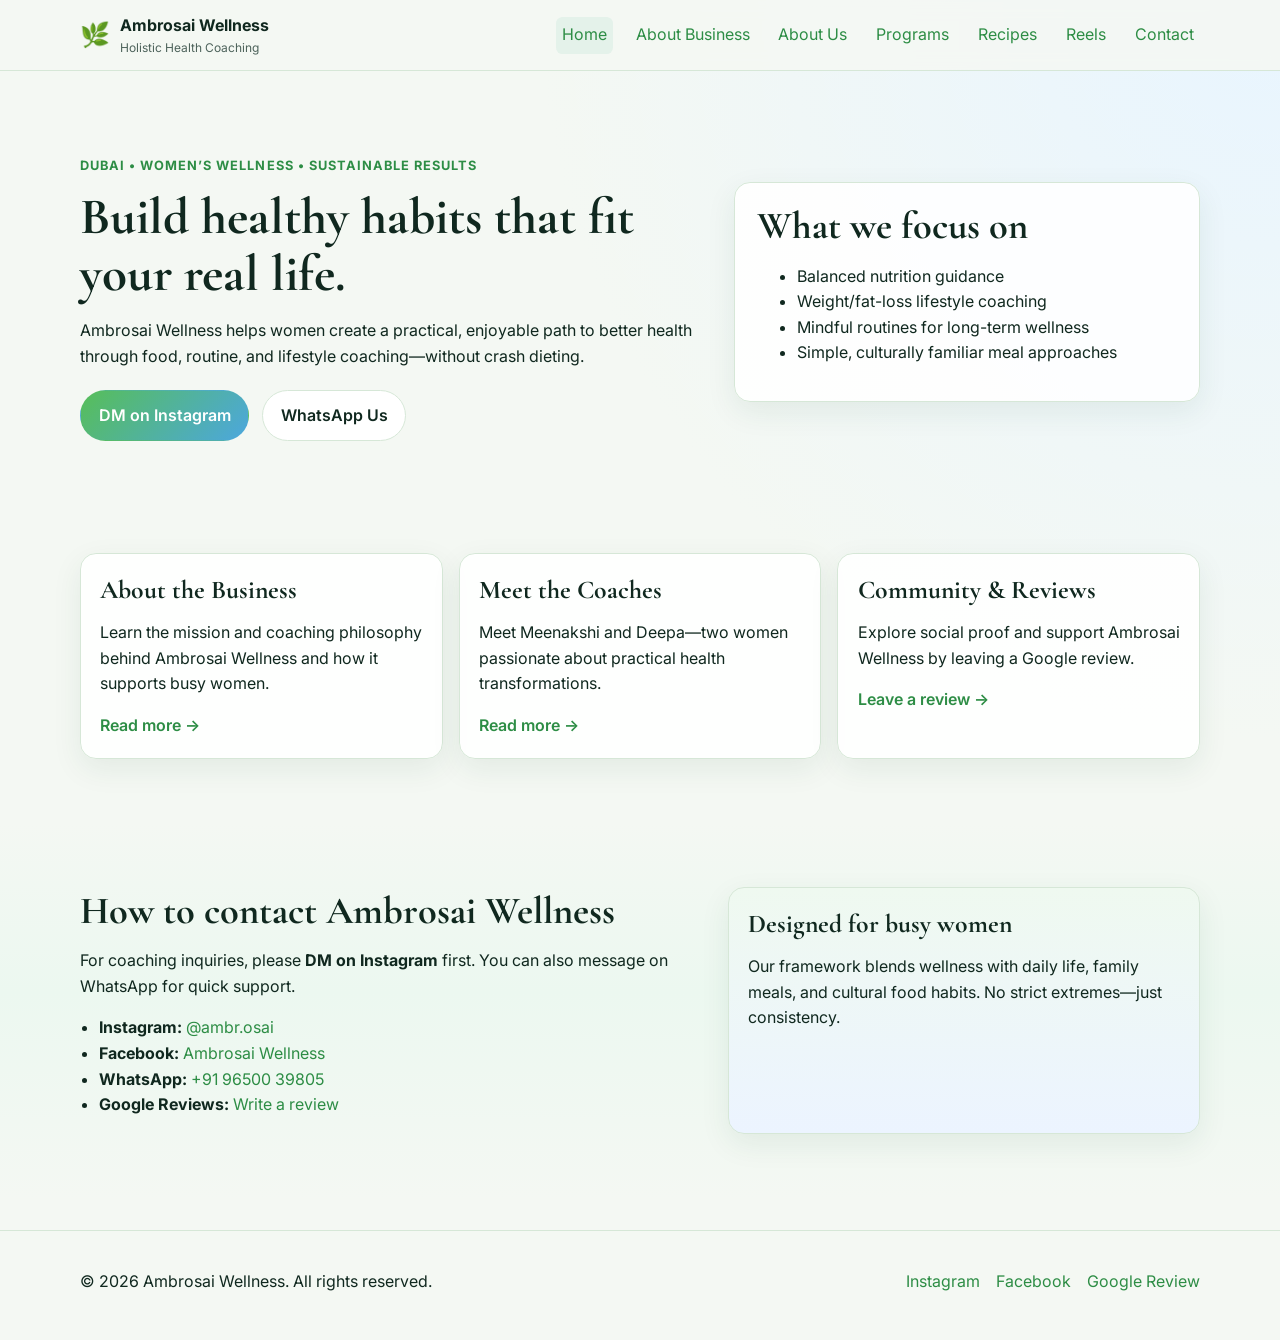
<file: index.html>
<!doctype html>
<html lang="en">
  <head>
    <meta charset="UTF-8" />
    <meta name="viewport" content="width=device-width, initial-scale=1.0" />
    <meta
      name="description"
      content="Ambrosai Wellness — Holistic health consulting for sustainable food, lifestyle, and wellness habits in Dubai."
    />
    <title>Ambrosai Wellness | Holistic Health Coaching</title>
    <link rel="preconnect" href="https://fonts.googleapis.com" />
    <link rel="preconnect" href="https://fonts.gstatic.com" crossorigin />
    <link
      href="https://fonts.googleapis.com/css2?family=Cormorant+Garamond:wght@500;700&family=Inter:wght@400;500;600;700&display=swap"
      rel="stylesheet"
    />
    <link rel="stylesheet" href="styles.css" />
  </head>
  <body>
    <a class="skip-link" href="#main-content">Skip to content</a>
    <header class="site-header">
      <div class="container nav-wrap">
        <a class="brand" href="index.html" aria-label="Ambrosai Wellness home">
          <span class="brand-mark" aria-hidden="true">🌿</span>
          <span>
            <strong>Ambrosai Wellness</strong>
            <small>Holistic Health Coaching</small>
          </span>
        </a>
        <button class="menu-toggle" aria-expanded="false" aria-controls="site-nav">Menu</button>
        <nav id="site-nav" class="site-nav" aria-label="Main navigation">
          <a href="index.html" class="active">Home</a>
          <a href="about-business.html">About Business</a>
          <a href="about-us.html">About Us</a>
          <a href="programs.html">Programs</a>
          <a href="recipes.html">Recipes</a>
          <a href="reels.html">Reels</a>
          <a href="contact.html">Contact</a>
        </nav>
      </div>
    </header>

    <main id="main-content">
      <section class="hero">
        <div class="container hero-grid">
          <div class="hero-copy fade-in-up">
            <p class="eyebrow">Dubai • Women’s Wellness • Sustainable Results</p>
            <h1>Build healthy habits that fit your real life.</h1>
            <p>
              Ambrosai Wellness helps women create a practical, enjoyable path to better health through
              food, routine, and lifestyle coaching—without crash dieting.
            </p>
            <div class="hero-cta">
              <a class="btn btn-primary" href="https://www.instagram.com/ambr.osai/" target="_blank" rel="noopener">DM on Instagram</a>
              <a class="btn btn-secondary" href="https://wa.me/919650039805" target="_blank" rel="noopener">WhatsApp Us</a>
            </div>
          </div>
          <div class="hero-card glass fade-in-up delay-1">
            <h2>What we focus on</h2>
            <ul>
              <li>Balanced nutrition guidance</li>
              <li>Weight/fat-loss lifestyle coaching</li>
              <li>Mindful routines for long-term wellness</li>
              <li>Simple, culturally familiar meal approaches</li>
            </ul>
          </div>
        </div>
      </section>

      <section class="section">
        <div class="container cards-grid">
          <article class="card fade-in-up">
            <h3>About the Business</h3>
            <p>
              Learn the mission and coaching philosophy behind Ambrosai Wellness and how it supports busy women.
            </p>
            <a href="about-business.html" class="text-link">Read more →</a>
          </article>
          <article class="card fade-in-up delay-1">
            <h3>Meet the Coaches</h3>
            <p>
              Meet Meenakshi and Deepa—two women passionate about practical health transformations.
            </p>
            <a href="about-us.html" class="text-link">Read more →</a>
          </article>
          <article class="card fade-in-up delay-2">
            <h3>Community & Reviews</h3>
            <p>
              Explore social proof and support Ambrosai Wellness by leaving a Google review.
            </p>
            <a href="https://g.page/r/CXLt6_DURc7iEBM/review" target="_blank" rel="noopener" class="text-link">Leave a review →</a>
          </article>
        </div>
      </section>

      <section class="section accent-band">
        <div class="container two-col">
          <div>
            <h2>How to contact Ambrosai Wellness</h2>
            <p>
              For coaching inquiries, please <strong>DM on Instagram</strong> first. You can also message on
              WhatsApp for quick support.
            </p>
            <ul class="contact-list">
              <li><strong>Instagram:</strong> <a href="https://www.instagram.com/ambr.osai/" target="_blank" rel="noopener">@ambr.osai</a></li>
              <li><strong>Facebook:</strong> <a href="https://www.facebook.com/people/Ambrosai-Wellness/61583283944833/" target="_blank" rel="noopener">Ambrosai Wellness</a></li>
              <li><strong>WhatsApp:</strong> <a href="https://wa.me/919650039805" target="_blank" rel="noopener">+91 96500 39805</a></li>
              <li><strong>Google Reviews:</strong> <a href="https://g.page/r/CXLt6_DURc7iEBM/review" target="_blank" rel="noopener">Write a review</a></li>
            </ul>
          </div>
          <aside class="highlight-box">
            <h3>Designed for busy women</h3>
            <p>
              Our framework blends wellness with daily life, family meals, and cultural food habits.
              No strict extremes—just consistency.
            </p>
          </aside>
        </div>
      </section>
    </main>

    <footer class="site-footer">
      <div class="container footer-grid">
        <p>© <span id="year"></span> Ambrosai Wellness. All rights reserved.</p>
        <p class="footer-links">
          <a href="https://www.instagram.com/ambr.osai/" target="_blank" rel="noopener">Instagram</a>
          <a href="https://www.facebook.com/people/Ambrosai-Wellness/61583283944833/" target="_blank" rel="noopener">Facebook</a>
          <a href="https://g.page/r/CXLt6_DURc7iEBM/review" target="_blank" rel="noopener">Google Review</a>
        </p>
      </div>
    </footer>
    <script src="script.js" defer></script>
  </body>
</html>
</file>
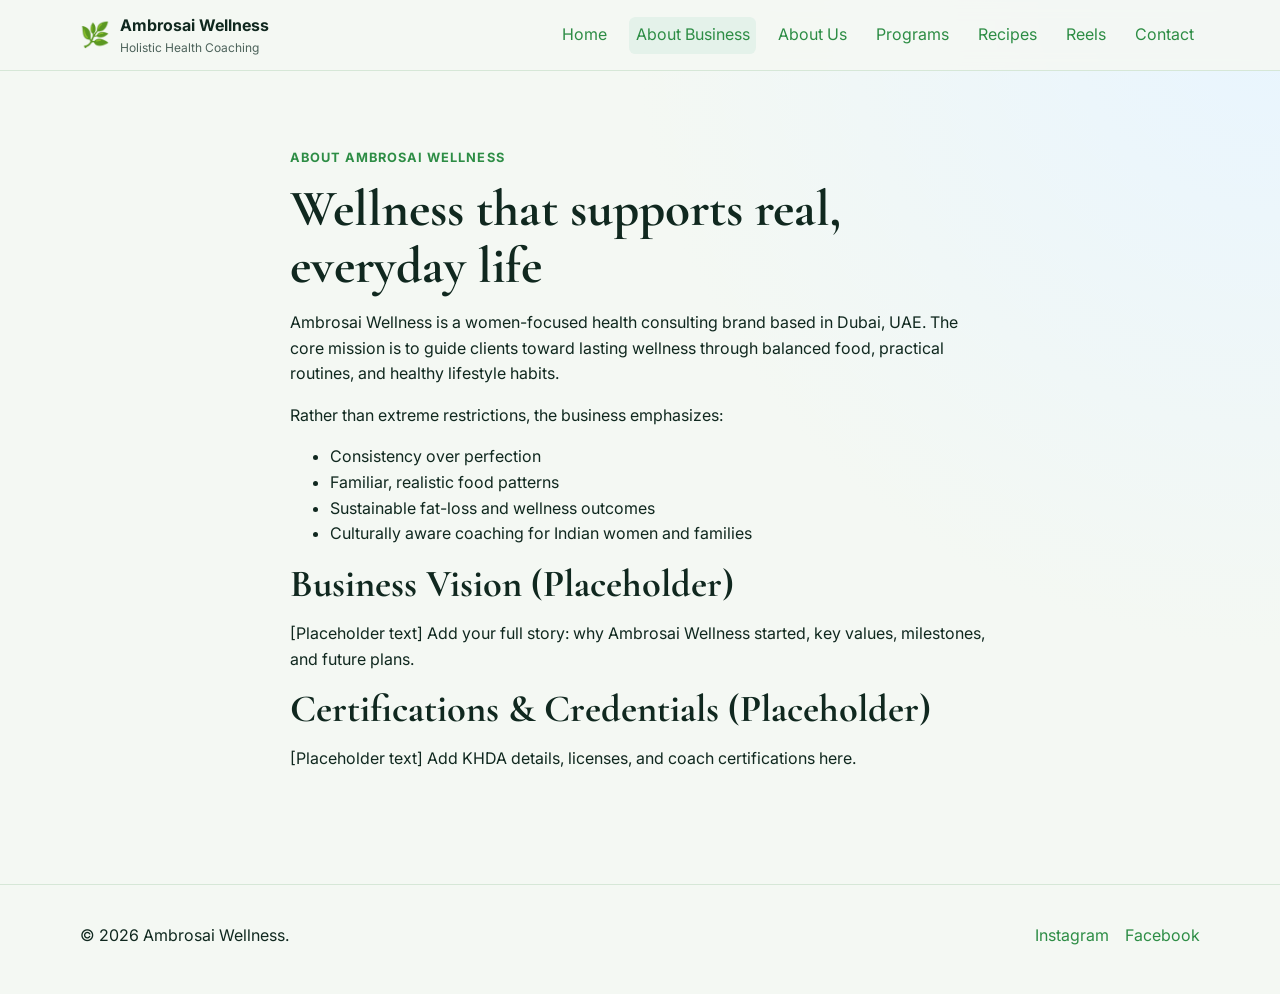
<file: about-business.html>
<!doctype html>
<html lang="en">
  <head>
    <meta charset="UTF-8" />
    <meta name="viewport" content="width=device-width, initial-scale=1.0" />
    <title>About the Business | Ambrosai Wellness</title>
    <link rel="preconnect" href="https://fonts.googleapis.com" />
    <link rel="preconnect" href="https://fonts.gstatic.com" crossorigin />
    <link href="https://fonts.googleapis.com/css2?family=Cormorant+Garamond:wght@500;700&family=Inter:wght@400;500;600;700&display=swap" rel="stylesheet" />
    <link rel="stylesheet" href="styles.css" />
  </head>
  <body>
    <header class="site-header"><div class="container nav-wrap"><a class="brand" href="index.html"><span class="brand-mark">🌿</span><span><strong>Ambrosai Wellness</strong><small>Holistic Health Coaching</small></span></a><button class="menu-toggle" aria-expanded="false" aria-controls="site-nav">Menu</button><nav id="site-nav" class="site-nav"><a href="index.html">Home</a><a class="active" href="about-business.html">About Business</a><a href="about-us.html">About Us</a><a href="programs.html">Programs</a><a href="recipes.html">Recipes</a><a href="reels.html">Reels</a><a href="contact.html">Contact</a></nav></div></header>
    <main class="section"><div class="container prose fade-in-up"><p class="eyebrow">About Ambrosai Wellness</p><h1>Wellness that supports real, everyday life</h1><p>Ambrosai Wellness is a women-focused health consulting brand based in Dubai, UAE. The core mission is to guide clients toward lasting wellness through balanced food, practical routines, and healthy lifestyle habits.</p><p>Rather than extreme restrictions, the business emphasizes:</p><ul><li>Consistency over perfection</li><li>Familiar, realistic food patterns</li><li>Sustainable fat-loss and wellness outcomes</li><li>Culturally aware coaching for Indian women and families</li></ul><h2>Business Vision (Placeholder)</h2><p>[Placeholder text] Add your full story: why Ambrosai Wellness started, key values, milestones, and future plans.</p><h2>Certifications & Credentials (Placeholder)</h2><p>[Placeholder text] Add KHDA details, licenses, and coach certifications here.</p></div></main>
    <footer class="site-footer"><div class="container footer-grid"><p>© <span id="year"></span> Ambrosai Wellness.</p><p class="footer-links"><a href="https://www.instagram.com/ambr.osai/" target="_blank" rel="noopener">Instagram</a><a href="https://www.facebook.com/people/Ambrosai-Wellness/61583283944833/" target="_blank" rel="noopener">Facebook</a></p></div></footer>
    <script src="script.js" defer></script>
  </body>
</html>
</file>
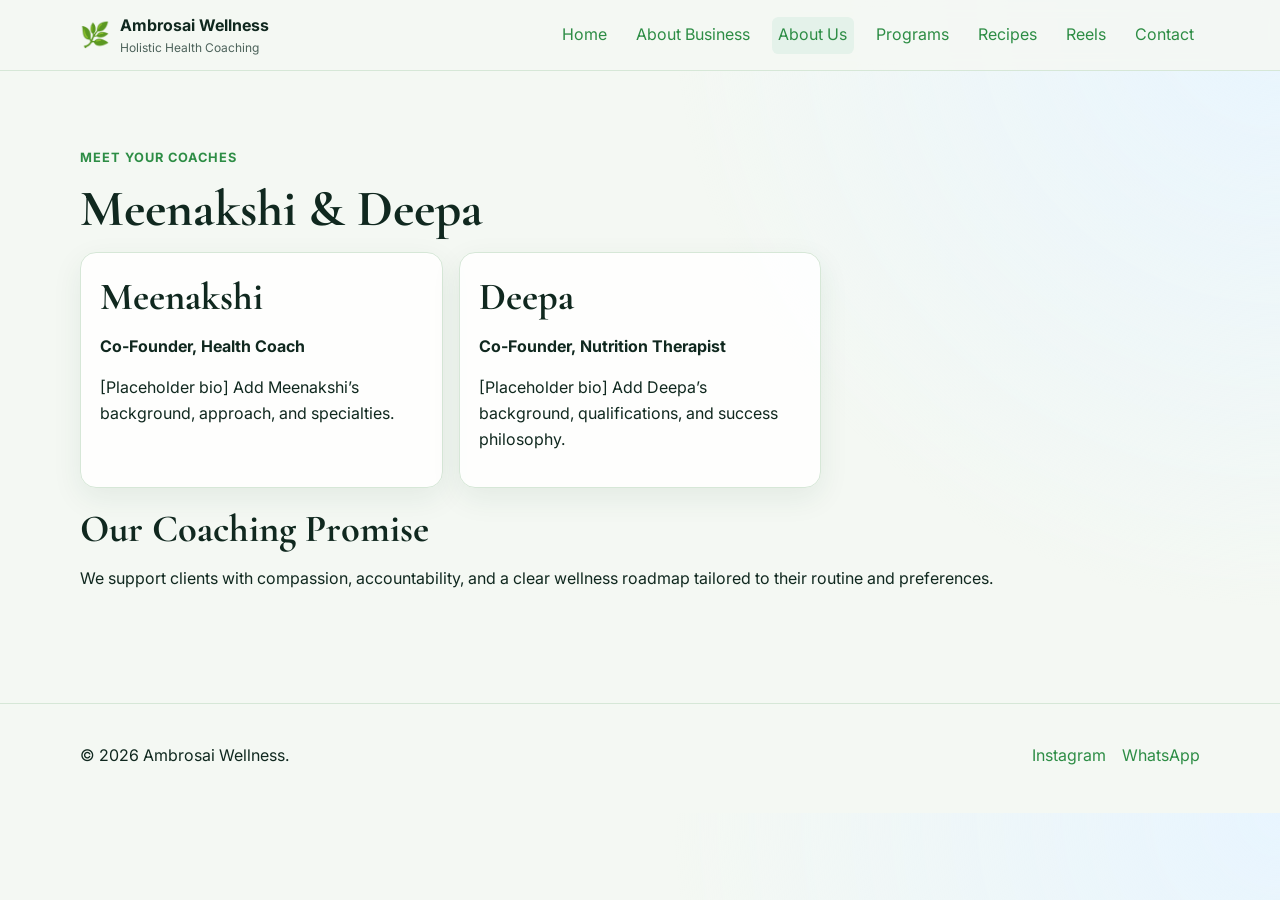
<file: about-us.html>
<!doctype html>
<html lang="en">
  <head>
    <meta charset="UTF-8" />
    <meta name="viewport" content="width=device-width, initial-scale=1.0" />
    <title>About Us | Ambrosai Wellness</title>
    <link rel="preconnect" href="https://fonts.googleapis.com" />
    <link rel="preconnect" href="https://fonts.gstatic.com" crossorigin />
    <link href="https://fonts.googleapis.com/css2?family=Cormorant+Garamond:wght@500;700&family=Inter:wght@400;500;600;700&display=swap" rel="stylesheet" />
    <link rel="stylesheet" href="styles.css" />
  </head>
  <body>
    <header class="site-header"><div class="container nav-wrap"><a class="brand" href="index.html"><span class="brand-mark">🌿</span><span><strong>Ambrosai Wellness</strong><small>Holistic Health Coaching</small></span></a><button class="menu-toggle" aria-expanded="false" aria-controls="site-nav">Menu</button><nav id="site-nav" class="site-nav"><a href="index.html">Home</a><a href="about-business.html">About Business</a><a class="active" href="about-us.html">About Us</a><a href="programs.html">Programs</a><a href="recipes.html">Recipes</a><a href="reels.html">Reels</a><a href="contact.html">Contact</a></nav></div></header>
    <main class="section"><div class="container"><p class="eyebrow">Meet Your Coaches</p><h1>Meenakshi & Deepa</h1><div class="cards-grid"><article class="card profile-card fade-in-up"><h2>Meenakshi</h2><p><strong>Co-Founder, Health Coach</strong></p><p>[Placeholder bio] Add Meenakshi’s background, approach, and specialties.</p></article><article class="card profile-card fade-in-up delay-1"><h2>Deepa</h2><p><strong>Co-Founder, Nutrition Therapist</strong></p><p>[Placeholder bio] Add Deepa’s background, qualifications, and success philosophy.</p></article></div><section class="section-sm"><h2>Our Coaching Promise</h2><p>We support clients with compassion, accountability, and a clear wellness roadmap tailored to their routine and preferences.</p></section></div></main>
    <footer class="site-footer"><div class="container footer-grid"><p>© <span id="year"></span> Ambrosai Wellness.</p><p class="footer-links"><a href="https://www.instagram.com/ambr.osai/" target="_blank" rel="noopener">Instagram</a><a href="https://wa.me/919650039805" target="_blank" rel="noopener">WhatsApp</a></p></div></footer>
    <script src="script.js" defer></script>
  </body>
</html>
</file>
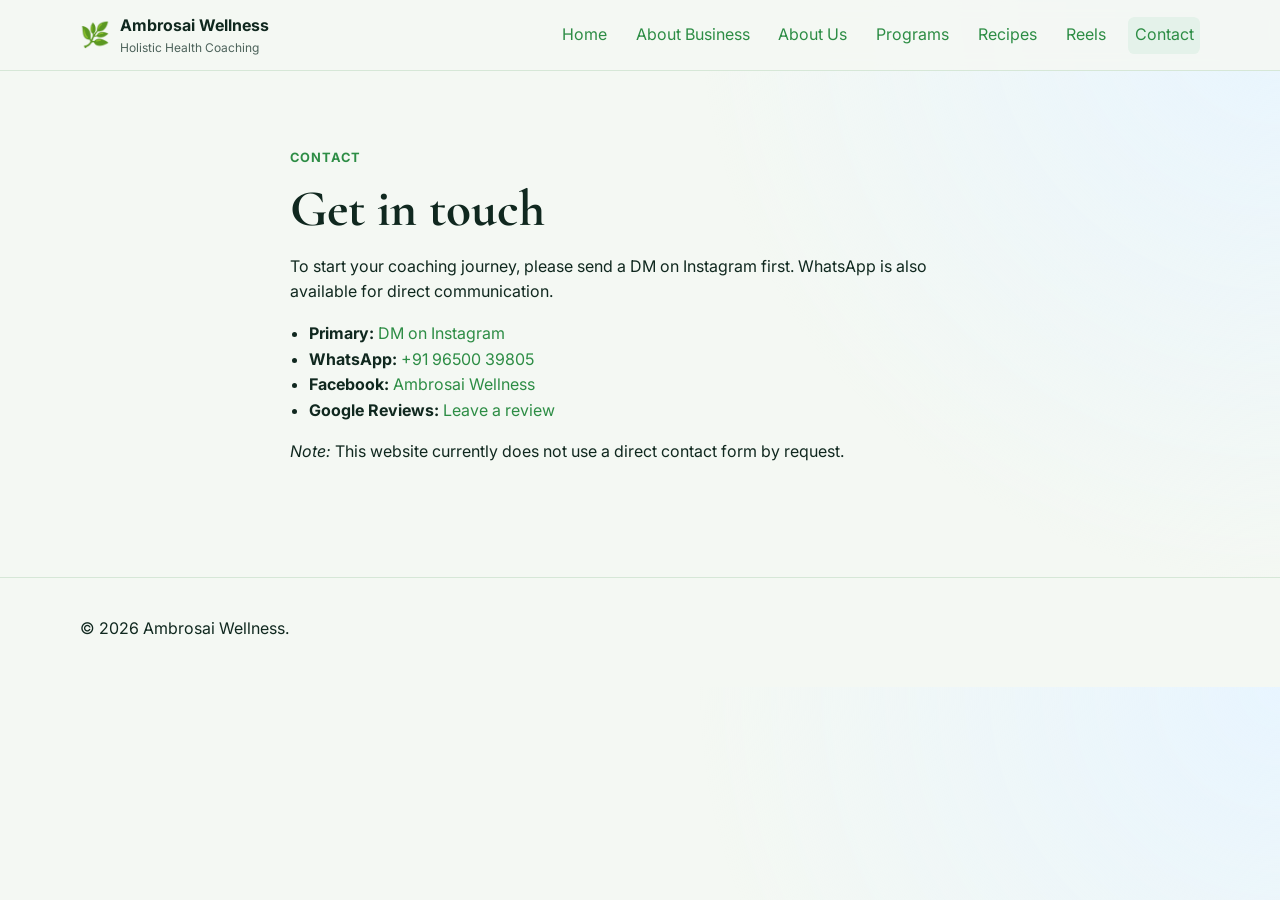
<file: contact.html>
<!doctype html>
<html lang="en">
  <head><meta charset="UTF-8" /><meta name="viewport" content="width=device-width, initial-scale=1.0" /><title>Contact | Ambrosai Wellness</title><link rel="preconnect" href="https://fonts.googleapis.com" /><link rel="preconnect" href="https://fonts.gstatic.com" crossorigin /><link href="https://fonts.googleapis.com/css2?family=Cormorant+Garamond:wght@500;700&family=Inter:wght@400;500;600;700&display=swap" rel="stylesheet" /><link rel="stylesheet" href="styles.css" /></head>
  <body>
    <header class="site-header"><div class="container nav-wrap"><a class="brand" href="index.html"><span class="brand-mark">🌿</span><span><strong>Ambrosai Wellness</strong><small>Holistic Health Coaching</small></span></a><button class="menu-toggle" aria-expanded="false" aria-controls="site-nav">Menu</button><nav id="site-nav" class="site-nav"><a href="index.html">Home</a><a href="about-business.html">About Business</a><a href="about-us.html">About Us</a><a href="programs.html">Programs</a><a href="recipes.html">Recipes</a><a href="reels.html">Reels</a><a class="active" href="contact.html">Contact</a></nav></div></header>
    <main class="section"><div class="container prose"><p class="eyebrow">Contact</p><h1>Get in touch</h1><p>To start your coaching journey, please send a DM on Instagram first. WhatsApp is also available for direct communication.</p><ul class="contact-list"><li><strong>Primary:</strong> <a href="https://www.instagram.com/ambr.osai/" target="_blank" rel="noopener">DM on Instagram</a></li><li><strong>WhatsApp:</strong> <a href="https://wa.me/919650039805" target="_blank" rel="noopener">+91 96500 39805</a></li><li><strong>Facebook:</strong> <a href="https://www.facebook.com/people/Ambrosai-Wellness/61583283944833/" target="_blank" rel="noopener">Ambrosai Wellness</a></li><li><strong>Google Reviews:</strong> <a href="https://g.page/r/CXLt6_DURc7iEBM/review" target="_blank" rel="noopener">Leave a review</a></li></ul><p><em>Note:</em> This website currently does not use a direct contact form by request.</p></div></main>
    <footer class="site-footer"><div class="container footer-grid"><p>© <span id="year"></span> Ambrosai Wellness.</p></div></footer>
    <script src="script.js" defer></script>
  </body>
</html>
</file>
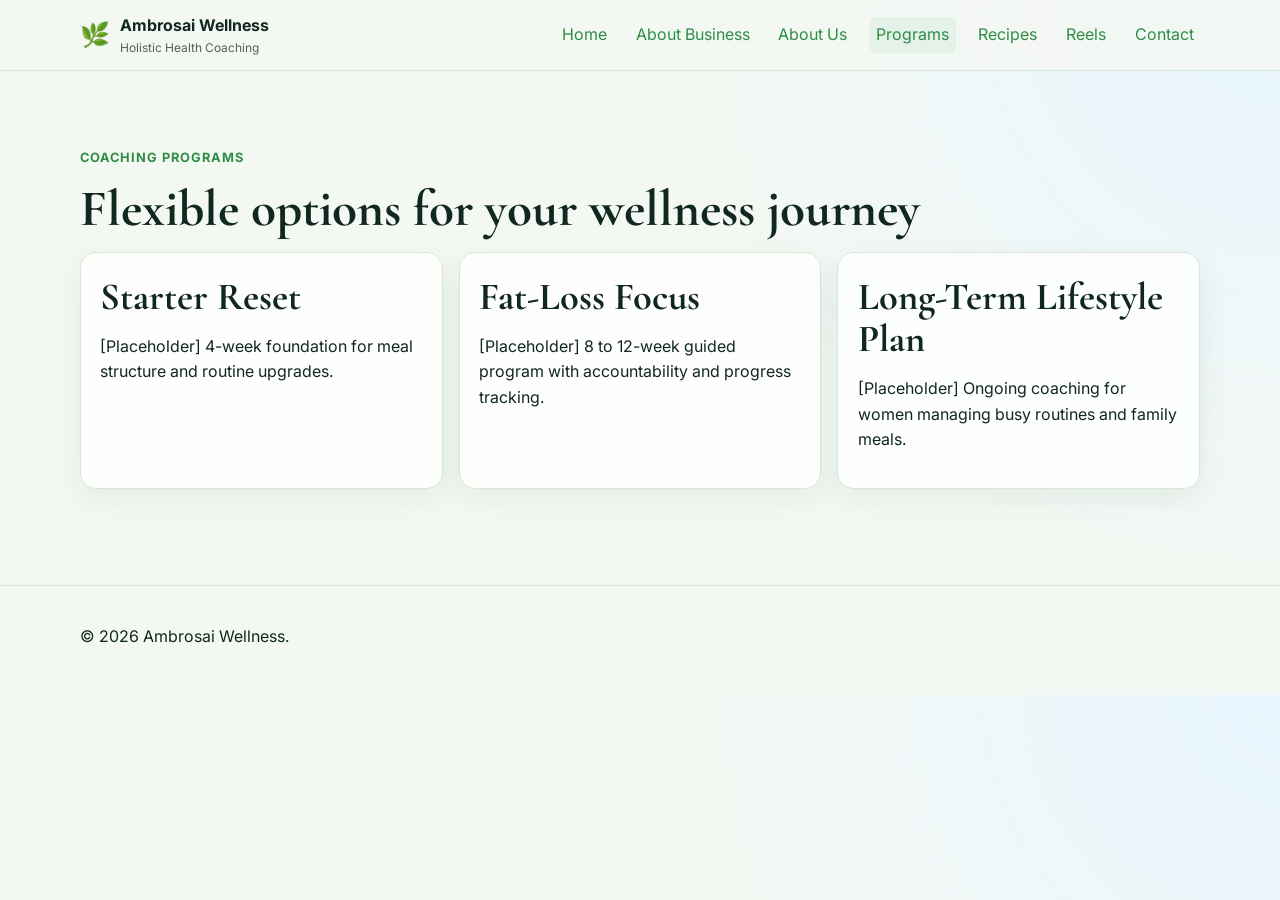
<file: programs.html>
<!doctype html>
<html lang="en">
  <head><meta charset="UTF-8" /><meta name="viewport" content="width=device-width, initial-scale=1.0" /><title>Programs | Ambrosai Wellness</title><link rel="preconnect" href="https://fonts.googleapis.com" /><link rel="preconnect" href="https://fonts.gstatic.com" crossorigin /><link href="https://fonts.googleapis.com/css2?family=Cormorant+Garamond:wght@500;700&family=Inter:wght@400;500;600;700&display=swap" rel="stylesheet" /><link rel="stylesheet" href="styles.css" /></head>
  <body>
    <header class="site-header"><div class="container nav-wrap"><a class="brand" href="index.html"><span class="brand-mark">🌿</span><span><strong>Ambrosai Wellness</strong><small>Holistic Health Coaching</small></span></a><button class="menu-toggle" aria-expanded="false" aria-controls="site-nav">Menu</button><nav id="site-nav" class="site-nav"><a href="index.html">Home</a><a href="about-business.html">About Business</a><a href="about-us.html">About Us</a><a class="active" href="programs.html">Programs</a><a href="recipes.html">Recipes</a><a href="reels.html">Reels</a><a href="contact.html">Contact</a></nav></div></header>
    <main class="section"><div class="container"><p class="eyebrow">Coaching Programs</p><h1>Flexible options for your wellness journey</h1><div class="cards-grid"><article class="card"><h2>Starter Reset</h2><p>[Placeholder] 4-week foundation for meal structure and routine upgrades.</p></article><article class="card"><h2>Fat-Loss Focus</h2><p>[Placeholder] 8 to 12-week guided program with accountability and progress tracking.</p></article><article class="card"><h2>Long-Term Lifestyle Plan</h2><p>[Placeholder] Ongoing coaching for women managing busy routines and family meals.</p></article></div></div></main>
    <footer class="site-footer"><div class="container footer-grid"><p>© <span id="year"></span> Ambrosai Wellness.</p></div></footer>
    <script src="script.js" defer></script>
  </body>
</html>
</file>
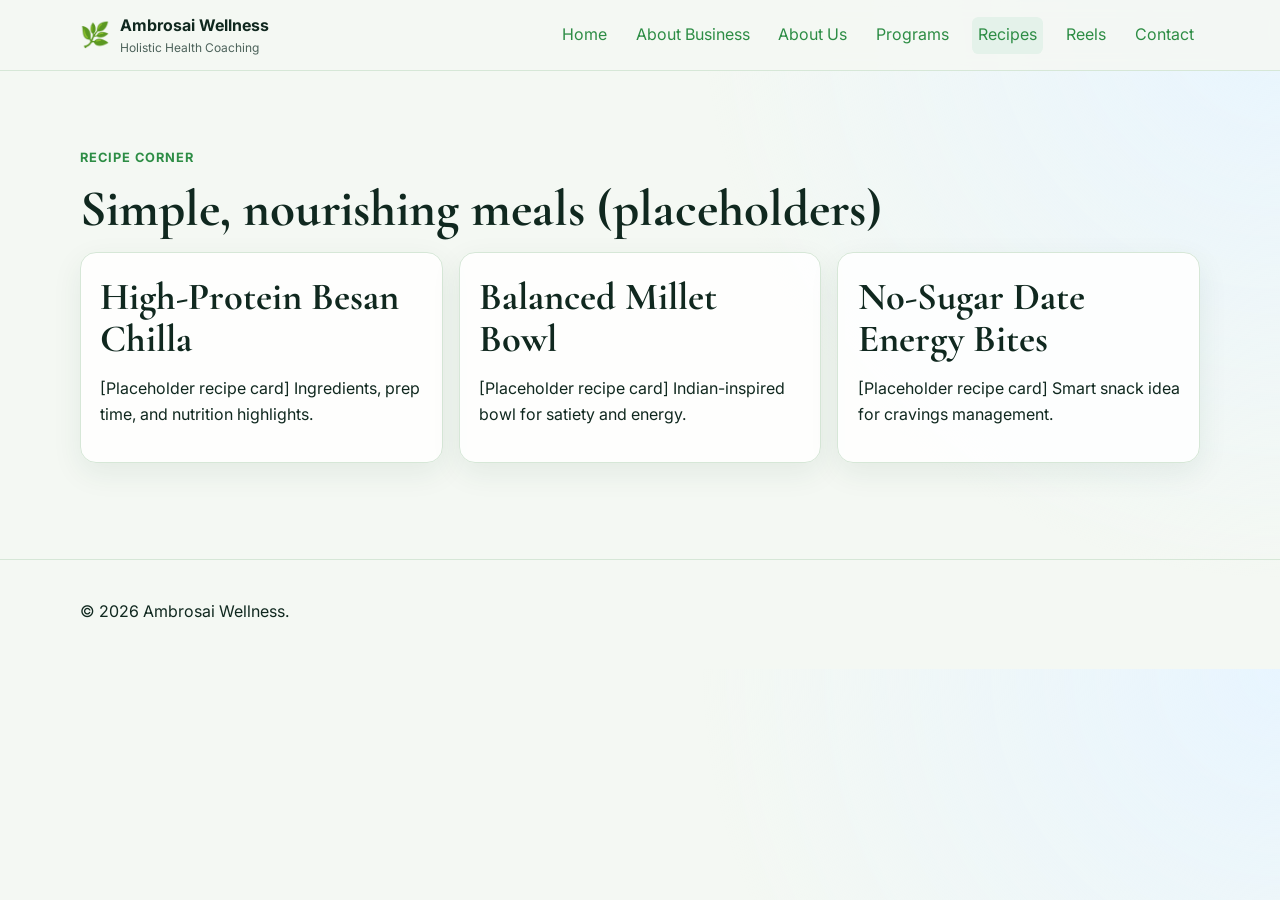
<file: recipes.html>
<!doctype html>
<html lang="en">
  <head><meta charset="UTF-8" /><meta name="viewport" content="width=device-width, initial-scale=1.0" /><title>Recipes | Ambrosai Wellness</title><link rel="preconnect" href="https://fonts.googleapis.com" /><link rel="preconnect" href="https://fonts.gstatic.com" crossorigin /><link href="https://fonts.googleapis.com/css2?family=Cormorant+Garamond:wght@500;700&family=Inter:wght@400;500;600;700&display=swap" rel="stylesheet" /><link rel="stylesheet" href="styles.css" /></head>
  <body>
    <header class="site-header"><div class="container nav-wrap"><a class="brand" href="index.html"><span class="brand-mark">🌿</span><span><strong>Ambrosai Wellness</strong><small>Holistic Health Coaching</small></span></a><button class="menu-toggle" aria-expanded="false" aria-controls="site-nav">Menu</button><nav id="site-nav" class="site-nav"><a href="index.html">Home</a><a href="about-business.html">About Business</a><a href="about-us.html">About Us</a><a href="programs.html">Programs</a><a class="active" href="recipes.html">Recipes</a><a href="reels.html">Reels</a><a href="contact.html">Contact</a></nav></div></header>
    <main class="section"><div class="container"><p class="eyebrow">Recipe Corner</p><h1>Simple, nourishing meals (placeholders)</h1><div class="cards-grid"><article class="card"><h2>High-Protein Besan Chilla</h2><p>[Placeholder recipe card] Ingredients, prep time, and nutrition highlights.</p></article><article class="card"><h2>Balanced Millet Bowl</h2><p>[Placeholder recipe card] Indian-inspired bowl for satiety and energy.</p></article><article class="card"><h2>No-Sugar Date Energy Bites</h2><p>[Placeholder recipe card] Smart snack idea for cravings management.</p></article></div></div></main>
    <footer class="site-footer"><div class="container footer-grid"><p>© <span id="year"></span> Ambrosai Wellness.</p></div></footer>
    <script src="script.js" defer></script>
  </body>
</html>
</file>
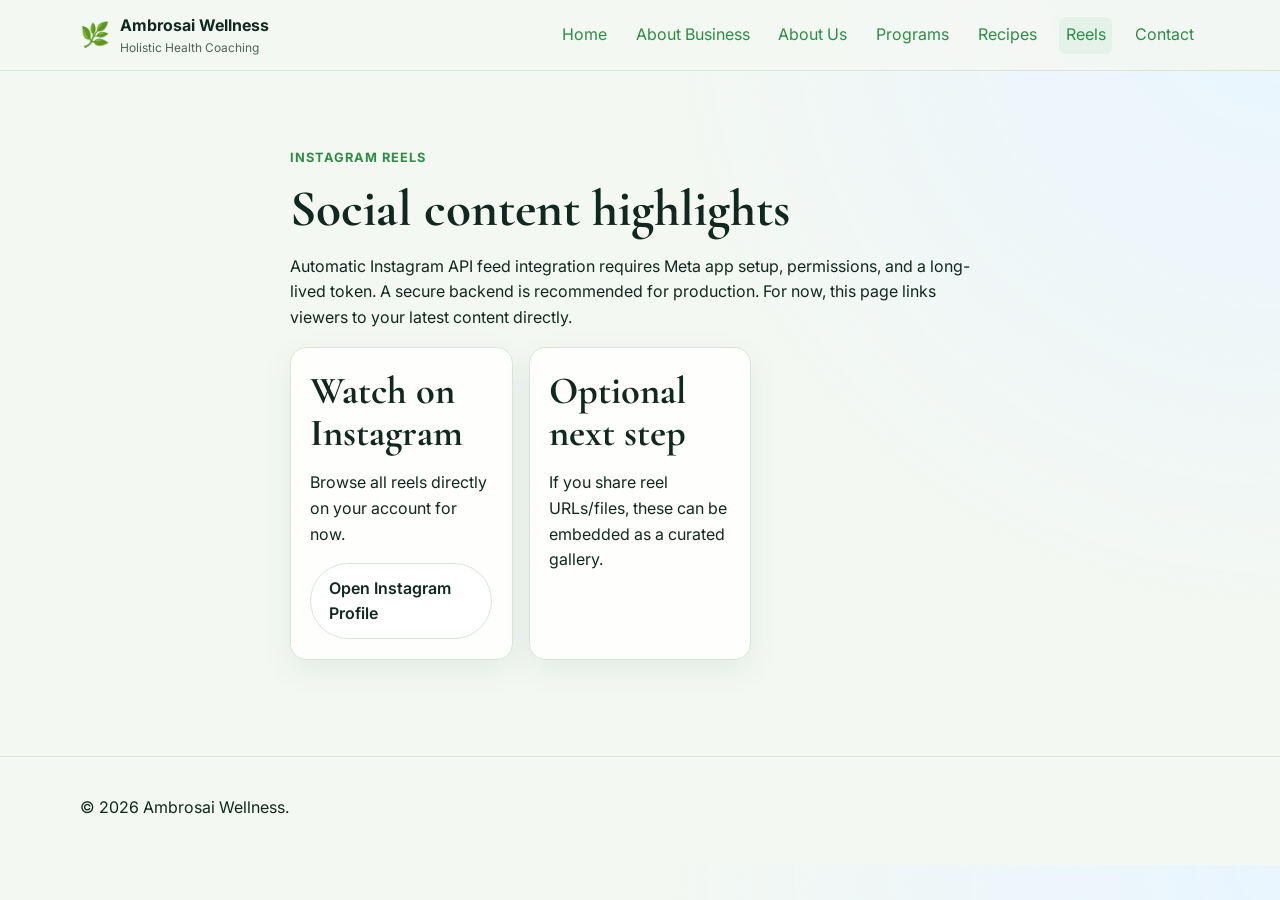
<file: reels.html>
<!doctype html>
<html lang="en">
  <head><meta charset="UTF-8" /><meta name="viewport" content="width=device-width, initial-scale=1.0" /><title>Reels | Ambrosai Wellness</title><link rel="preconnect" href="https://fonts.googleapis.com" /><link rel="preconnect" href="https://fonts.gstatic.com" crossorigin /><link href="https://fonts.googleapis.com/css2?family=Cormorant+Garamond:wght@500;700&family=Inter:wght@400;500;600;700&display=swap" rel="stylesheet" /><link rel="stylesheet" href="styles.css" /></head>
  <body>
    <header class="site-header"><div class="container nav-wrap"><a class="brand" href="index.html"><span class="brand-mark">🌿</span><span><strong>Ambrosai Wellness</strong><small>Holistic Health Coaching</small></span></a><button class="menu-toggle" aria-expanded="false" aria-controls="site-nav">Menu</button><nav id="site-nav" class="site-nav"><a href="index.html">Home</a><a href="about-business.html">About Business</a><a href="about-us.html">About Us</a><a href="programs.html">Programs</a><a href="recipes.html">Recipes</a><a class="active" href="reels.html">Reels</a><a href="contact.html">Contact</a></nav></div></header>
    <main class="section"><div class="container prose"><p class="eyebrow">Instagram Reels</p><h1>Social content highlights</h1><p>Automatic Instagram API feed integration requires Meta app setup, permissions, and a long-lived token. A secure backend is recommended for production. For now, this page links viewers to your latest content directly.</p><div class="cards-grid"><article class="card"><h2>Watch on Instagram</h2><p>Browse all reels directly on your account for now.</p><a class="btn btn-secondary" href="https://www.instagram.com/ambr.osai/" target="_blank" rel="noopener">Open Instagram Profile</a></article><article class="card"><h2>Optional next step</h2><p>If you share reel URLs/files, these can be embedded as a curated gallery.</p></article></div></div></main>
    <footer class="site-footer"><div class="container footer-grid"><p>© <span id="year"></span> Ambrosai Wellness.</p></div></footer>
    <script src="script.js" defer></script>
  </body>
</html>
</file>
<file: styles.css>
:root {
  --bg: #f4f8f3;
  --surface: #ffffff;
  --text: #10281f;
  --muted: #4d635b;
  --primary: #57be58;
  --primary-dark: #2d8d45;
  --secondary: #4ca7de;
  --accent: #e8f8ed;
  --border: #d6e7d7;
  --shadow: 0 10px 30px rgba(20, 80, 50, 0.08);
}

* { box-sizing: border-box; }
html, body { margin: 0; padding: 0; }
body {
  font-family: Inter, system-ui, -apple-system, sans-serif;
  color: var(--text);
  background: radial-gradient(circle at top right, #e8f5ff, transparent 40%), var(--bg);
  line-height: 1.6;
}
img { max-width: 100%; display: block; }
a { color: var(--primary-dark); text-decoration: none; }
a:hover { text-decoration: underline; }

.skip-link {
  position: absolute; left: -9999px;
}
.skip-link:focus {
  left: 1rem; top: 1rem; z-index: 99; background: #000; color: #fff; padding: .5rem .75rem;
}

.container { width: min(1120px, 92%); margin: 0 auto; }
.section { padding: 4rem 0; }
.section-sm { padding-top: 1rem; }
.eyebrow { text-transform: uppercase; letter-spacing: .08em; color: var(--primary-dark); font-weight: 700; font-size: .8rem; }
h1, h2, h3 { font-family: "Cormorant Garamond", serif; line-height: 1.1; margin: .2rem 0 .9rem; }
h1 { font-size: clamp(2rem, 4vw, 3.5rem); }
h2 { font-size: clamp(1.6rem, 3vw, 2.4rem); }
h3 { font-size: 1.6rem; }

.site-header {
  position: sticky; top: 0; backdrop-filter: blur(8px); background: rgba(244, 248, 243, .9); z-index: 10;
  border-bottom: 1px solid var(--border);
}
.nav-wrap { display: flex; align-items: center; justify-content: space-between; gap: 1rem; padding: .8rem 0; }
.brand { display: flex; align-items: center; gap: .65rem; color: inherit; }
.brand small { display:block; color: var(--muted); font-size: .75rem; }
.brand-mark { font-size: 1.5rem; }
.site-nav { display: flex; gap: 1rem; align-items:center; }
.site-nav a { padding: .35rem .4rem; border-radius: .4rem; }
.site-nav a.active, .site-nav a:hover { background: #e4f2ea; text-decoration: none; }
.menu-toggle { display: none; }

.hero { padding: 4.5rem 0 3rem; }
.hero-grid { display: grid; grid-template-columns: 1.2fr .9fr; gap: 2rem; align-items: center; }
.hero-copy p { max-width: 62ch; }
.hero-cta { display: flex; gap: .8rem; flex-wrap: wrap; margin-top: 1.3rem; }

.btn { display: inline-flex; align-items: center; justify-content: center; padding: .72rem 1.1rem; border-radius: 999px; font-weight: 600; border:1px solid transparent; text-decoration: none; }
.btn:hover { text-decoration: none; opacity: .95; }
.btn-primary { background: linear-gradient(135deg, var(--primary), var(--secondary)); color: #fff; }
.btn-secondary { background: #fff; border-color: var(--border); color: var(--text); }

.glass, .card, .highlight-box {
  background: rgba(255,255,255,.88); border: 1px solid var(--border); border-radius: 1rem; box-shadow: var(--shadow);
}
.hero-card { padding: 1.2rem 1.4rem; }
.cards-grid { display: grid; grid-template-columns: repeat(3, minmax(0,1fr)); gap: 1rem; }
.card { padding: 1.2rem; }
.two-col { display: grid; grid-template-columns: 1.2fr .9fr; gap: 1.2rem; }
.highlight-box { padding: 1.2rem; background: linear-gradient(180deg, #eff9f0, #ecf4ff); }
.accent-band { background: linear-gradient(180deg, transparent, #ecf8f0 45%, transparent); }
.contact-list { padding-left: 1.2rem; }
.footer-grid { display:flex; justify-content: space-between; align-items:center; gap: 1rem; flex-wrap: wrap; }
.site-footer { border-top:1px solid var(--border); padding: 1.4rem 0 1.8rem; margin-top: 2rem; }
.footer-links { display:flex; gap: 1rem; }
.prose { max-width: 70ch; }
.profile-card { min-height: 220px; }
.text-link { font-weight: 600; }

.fade-in-up { opacity: 0; transform: translateY(18px); animation: fadeInUp .75s ease forwards; }
.delay-1 { animation-delay: .16s; }
.delay-2 { animation-delay: .28s; }
@keyframes fadeInUp { to { opacity: 1; transform: translateY(0); } }

@media (max-width: 920px) {
  .hero-grid, .cards-grid, .two-col { grid-template-columns: 1fr; }
  .site-nav {
    position: absolute; top: 62px; right: 4%; width: min(310px, 90vw);
    display: none; flex-direction: column; align-items: stretch;
    background: #fff; border: 1px solid var(--border); border-radius: .9rem; padding: .8rem;
    box-shadow: var(--shadow);
  }
  .site-nav.open { display: flex; }
  .menu-toggle {
    display: inline-flex; border: 1px solid var(--border); background: #fff; border-radius: .5rem; padding: .5rem .7rem;
  }
}
</file>
